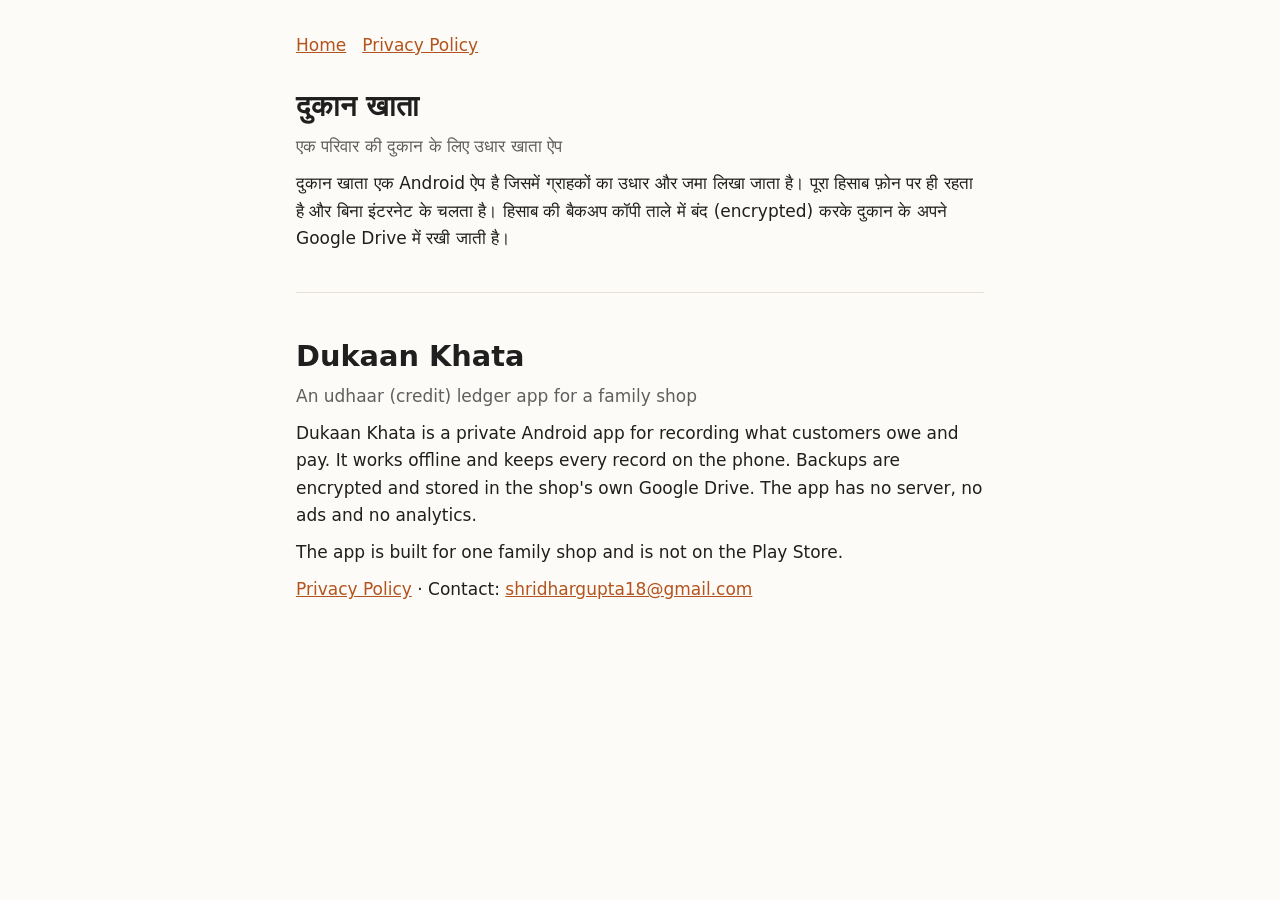
<file: index.html>
<!doctype html>
<html lang="hi">
<head>
  <meta charset="utf-8">
  <meta name="viewport" content="width=device-width, initial-scale=1">
  <title>Dukaan Khata</title>
  <link rel="stylesheet" href="style.css">
</head>
<body>
<main>
  <nav><a href="./">Home</a><a href="privacy.html">Privacy Policy</a></nav>

  <h1>दुकान खाता</h1>
  <p class="muted">एक परिवार की दुकान के लिए उधार खाता ऐप</p>
  <p>दुकान खाता एक Android ऐप है जिसमें ग्राहकों का उधार और जमा लिखा जाता है। पूरा हिसाब फ़ोन पर ही रहता है और बिना इंटरनेट के चलता है। हिसाब की बैकअप कॉपी ताले में बंद (encrypted) करके दुकान के अपने Google Drive में रखी जाती है।</p>

  <hr>

  <h1>Dukaan Khata</h1>
  <p class="muted">An udhaar (credit) ledger app for a family shop</p>
  <p>Dukaan Khata is a private Android app for recording what customers owe and pay. It works offline and keeps every record on the phone. Backups are encrypted and stored in the shop's own Google Drive. The app has no server, no ads and no analytics.</p>
  <p>The app is built for one family shop and is not on the Play Store.</p>
  <p><a href="privacy.html">Privacy Policy</a> · Contact: <a href="mailto:shridhargupta18@gmail.com">shridhargupta18@gmail.com</a></p>
</main>
</body>
</html>
</file>
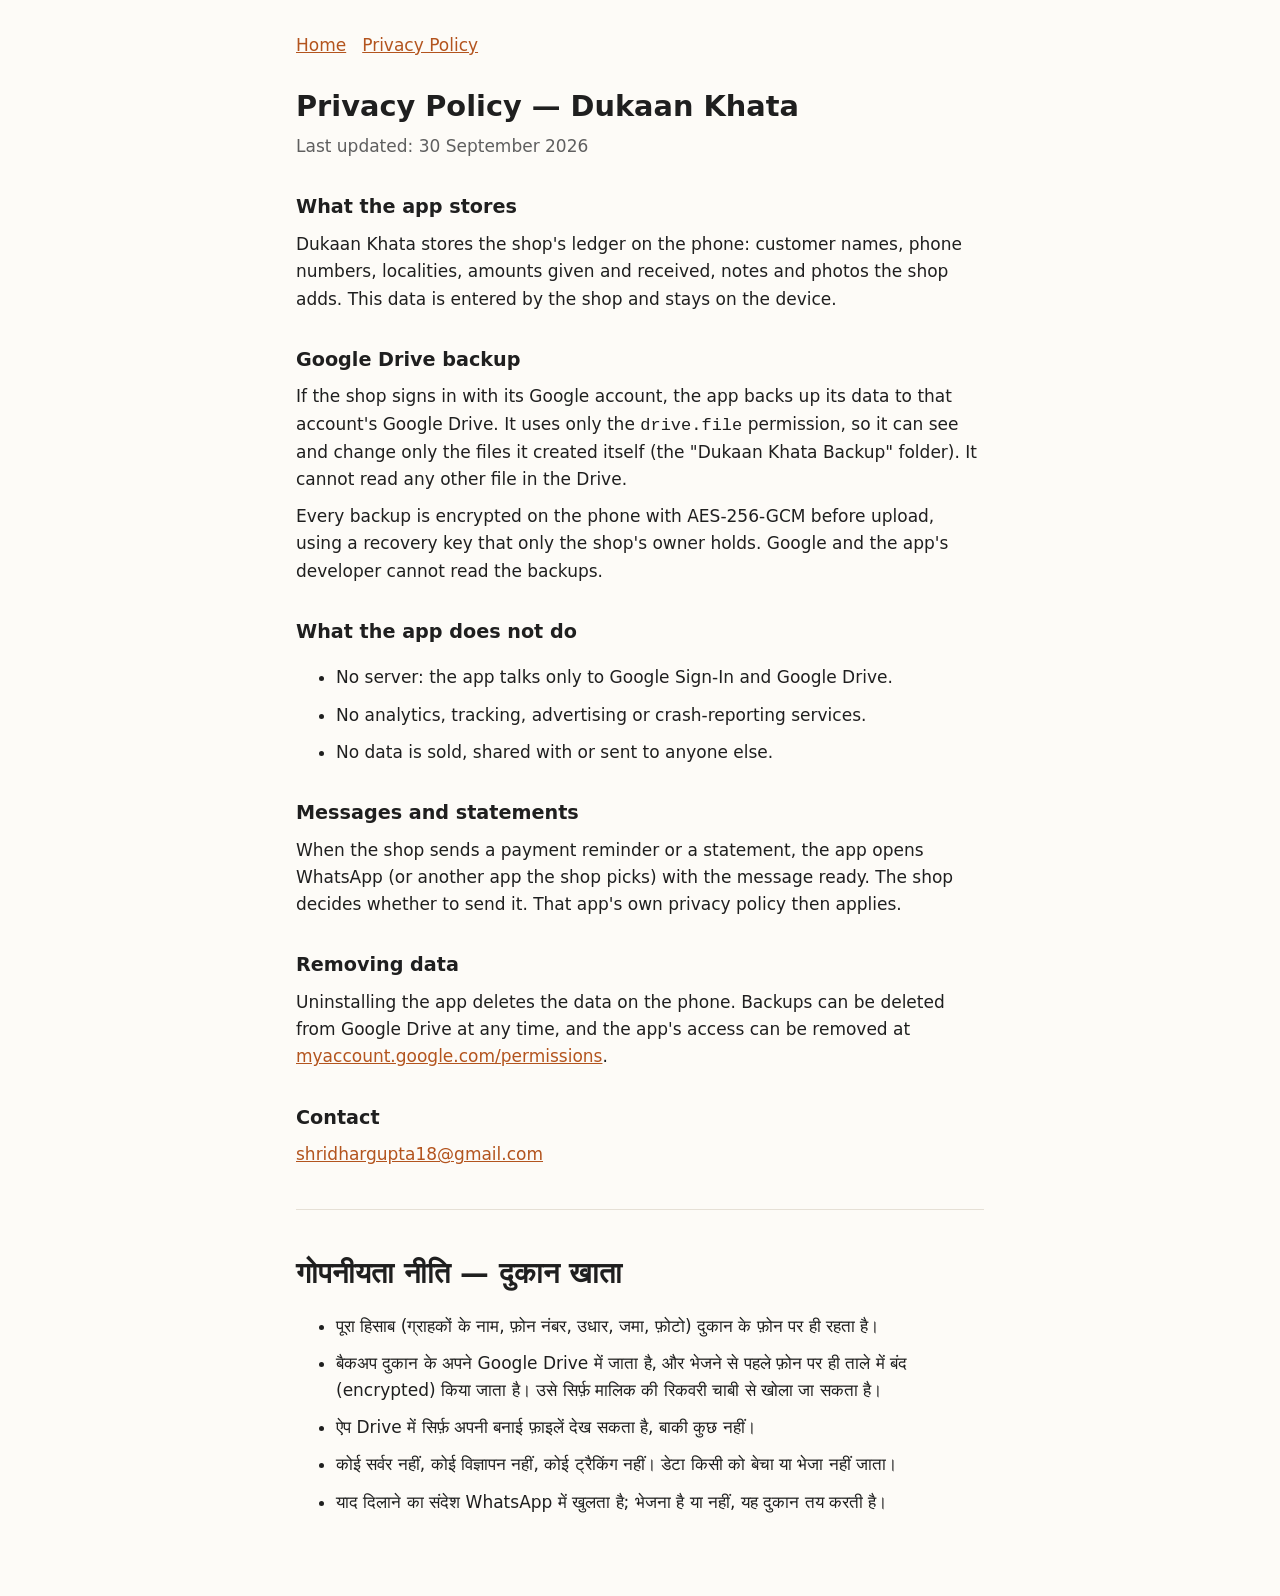
<file: privacy.html>
<!doctype html>
<html lang="en">
<head>
  <meta charset="utf-8">
  <meta name="viewport" content="width=device-width, initial-scale=1">
  <title>Privacy Policy</title>
  <link rel="stylesheet" href="style.css">
</head>
<body>
<main>
  <nav><a href="./">Home</a><a href="privacy.html">Privacy Policy</a></nav>

  <h1>Privacy Policy — Dukaan Khata</h1>
  <p class="muted">Last updated: 30 September 2026</p>

  <h2>What the app stores</h2>
  <p>Dukaan Khata stores the shop's ledger on the phone: customer names, phone numbers, localities, amounts given and received, notes and photos the shop adds. This data is entered by the shop and stays on the device.</p>

  <h2>Google Drive backup</h2>
  <p>If the shop signs in with its Google account, the app backs up its data to that account's Google Drive. It uses only the <code>drive.file</code> permission, so it can see and change only the files it created itself (the "Dukaan Khata Backup" folder). It cannot read any other file in the Drive.</p>
  <p>Every backup is encrypted on the phone with AES-256-GCM before upload, using a recovery key that only the shop's owner holds. Google and the app's developer cannot read the backups.</p>

  <h2>What the app does not do</h2>
  <ul>
    <li>No server: the app talks only to Google Sign-In and Google Drive.</li>
    <li>No analytics, tracking, advertising or crash-reporting services.</li>
    <li>No data is sold, shared with or sent to anyone else.</li>
  </ul>

  <h2>Messages and statements</h2>
  <p>When the shop sends a payment reminder or a statement, the app opens WhatsApp (or another app the shop picks) with the message ready. The shop decides whether to send it. That app's own privacy policy then applies.</p>

  <h2>Removing data</h2>
  <p>Uninstalling the app deletes the data on the phone. Backups can be deleted from Google Drive at any time, and the app's access can be removed at <a href="https://myaccount.google.com/permissions">myaccount.google.com/permissions</a>.</p>

  <h2>Contact</h2>
  <p><a href="mailto:shridhargupta18@gmail.com">shridhargupta18@gmail.com</a></p>

  <hr>

  <h1>गोपनीयता नीति — दुकान खाता</h1>
  <ul>
    <li>पूरा हिसाब (ग्राहकों के नाम, फ़ोन नंबर, उधार, जमा, फ़ोटो) दुकान के फ़ोन पर ही रहता है।</li>
    <li>बैकअप दुकान के अपने Google Drive में जाता है, और भेजने से पहले फ़ोन पर ही ताले में बंद (encrypted) किया जाता है। उसे सिर्फ़ मालिक की रिकवरी चाबी से खोला जा सकता है।</li>
    <li>ऐप Drive में सिर्फ़ अपनी बनाई फ़ाइलें देख सकता है, बाकी कुछ नहीं।</li>
    <li>कोई सर्वर नहीं, कोई विज्ञापन नहीं, कोई ट्रैकिंग नहीं। डेटा किसी को बेचा या भेजा नहीं जाता।</li>
    <li>याद दिलाने का संदेश WhatsApp में खुलता है; भेजना है या नहीं, यह दुकान तय करती है।</li>
  </ul>
</main>
</body>
</html>
</file>
<file: style.css>
:root { --bg: #fdfbf7; --fg: #1f1f1f; --muted: #5f5f5f; --accent: #b3541e; --line: #e6e0d6; }
@media (prefers-color-scheme: dark) {
  :root { --bg: #161513; --fg: #ece9e4; --muted: #a8a39b; --accent: #f08a4b; --line: #34312c; }
}
* { box-sizing: border-box; }
body {
  margin: 0; background: var(--bg); color: var(--fg);
  font: 17px/1.6 system-ui, -apple-system, "Segoe UI", "Noto Sans", "Noto Sans Devanagari", sans-serif;
}
main { max-width: 720px; margin: 0 auto; padding: 32px 16px 64px; }
h1 { font-size: 1.8rem; margin: 0 0 4px; }
h2 { font-size: 1.2rem; margin: 32px 0 8px; }
p, li { margin: 0 0 10px; }
.muted { color: var(--muted); }
a { color: var(--accent); }
hr { border: 0; border-top: 1px solid var(--line); margin: 40px 0; }
nav { margin-bottom: 24px; }
nav a { margin-right: 16px; }
</file>
